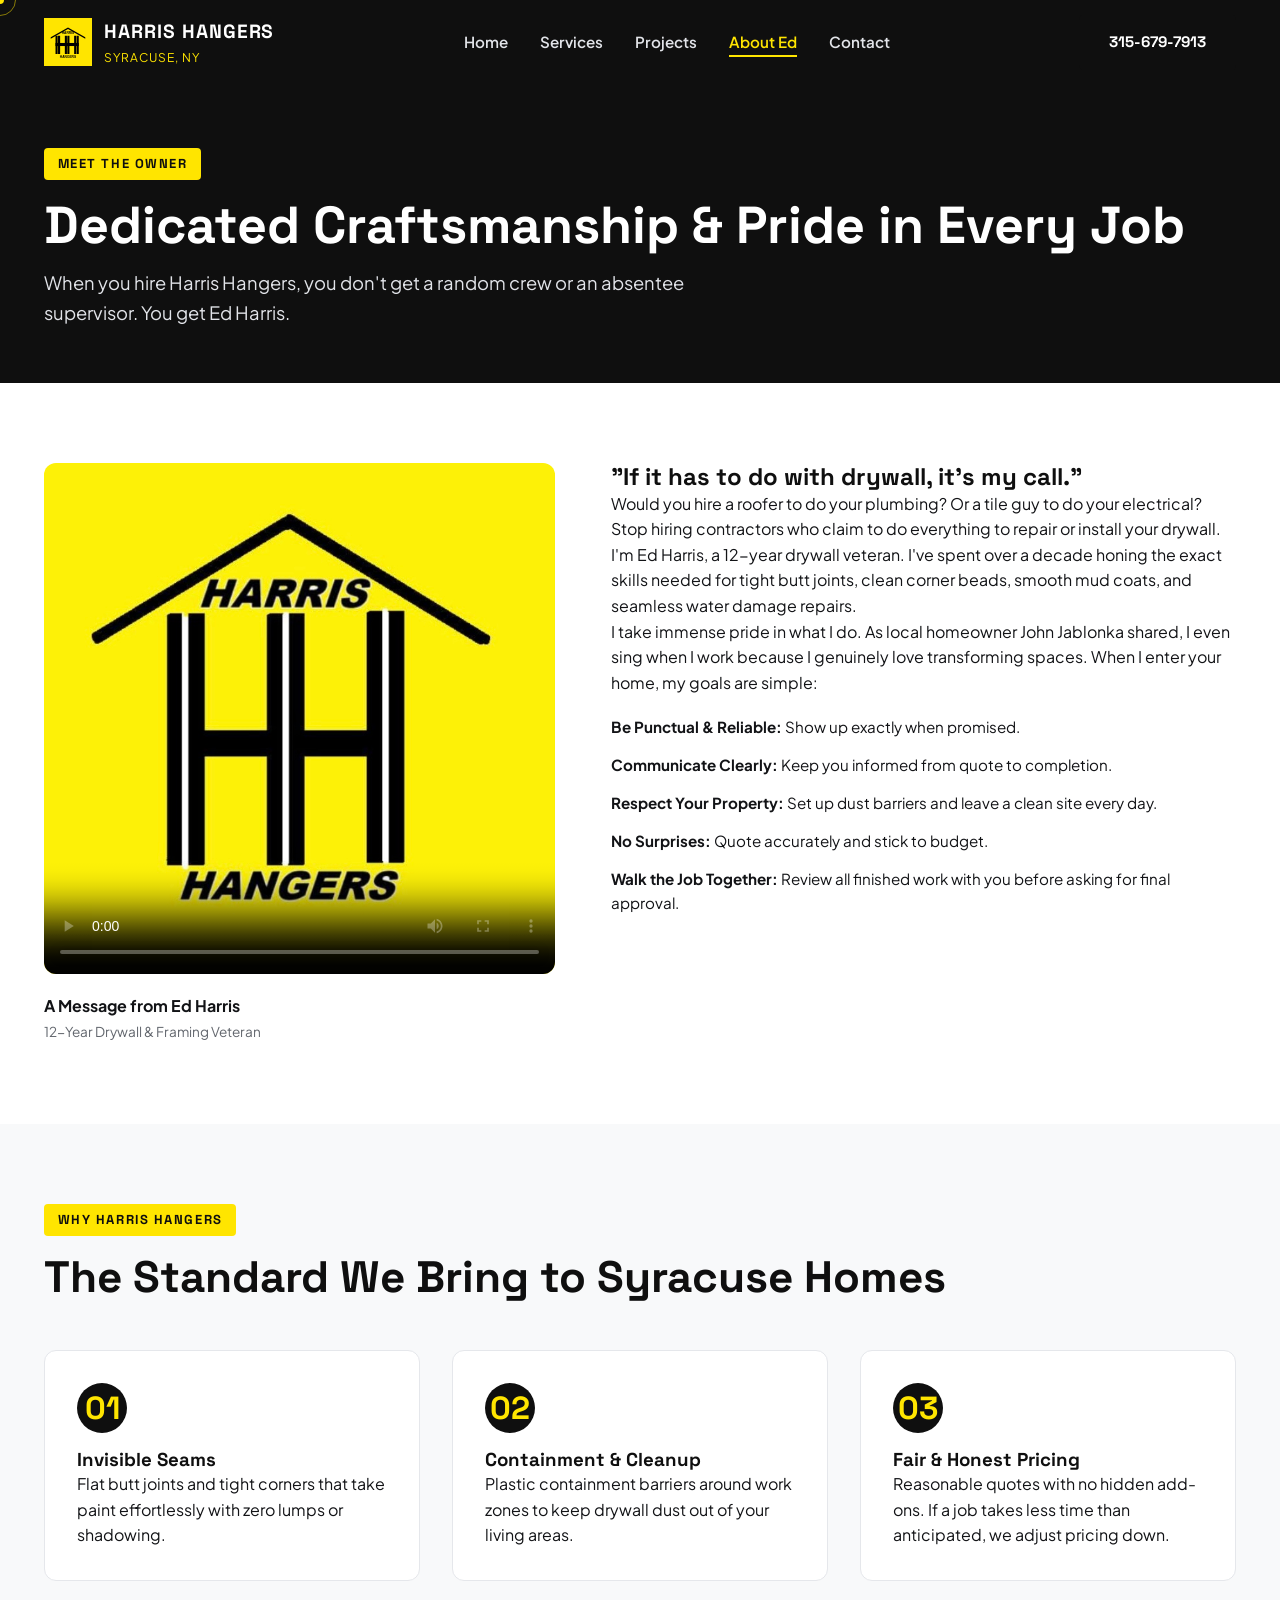
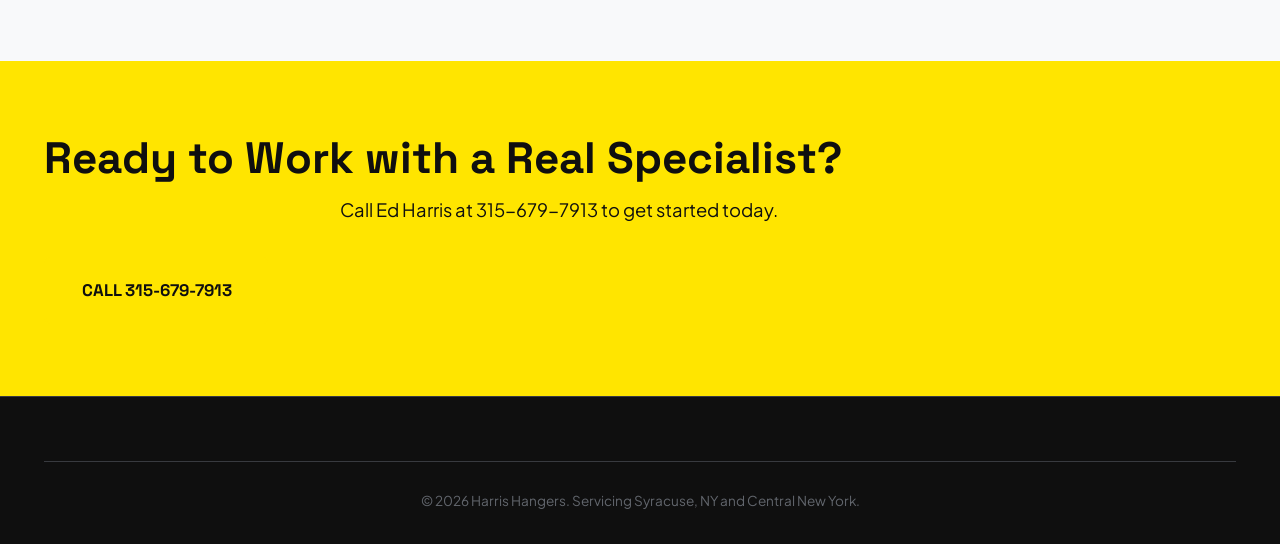
<file: about.html>
<!DOCTYPE html>
<html lang="en">
<head>
  <meta charset="UTF-8">
  <meta name="viewport" content="width=device-width, initial-scale=1.0">
  <title>About Ed Harris | Harris Hangers Syracuse Drywall Expert</title>
  <meta name="description" content="Meet Ed Harris, 12-year drywall veteran and owner of Harris Hangers. Reliable, punctual, clean, and dedicated to flawless interior craftsmanship in Syracuse, NY.">
  <link rel="preconnect" href="https://fonts.googleapis.com">
  <link rel="preconnect" href="https://fonts.gstatic.com" crossorigin>
  <link href="https://fonts.googleapis.com/css2?family=Plus+Jakarta+Sans:wght@400;500;600;700;800&family=Space+Grotesk:wght@600;700&display=swap" rel="stylesheet">
  <link rel="stylesheet" href="css/style.css">
  <link rel="stylesheet" href="css/responsive.css">
  <link rel="stylesheet" href="css/animations.css">
</head>
<body>
  <div class="custom-cursor" id="customCursor">
    <div class="cursor-dot"></div>
    <div class="cursor-ring"></div>
  </div>

  <header class="header" id="header">
    <div class="header-container">
      <a href="index.html" class="logo-link" aria-label="Harris Hangers Home">
        <svg class="brand-logo" viewBox="0 0 500 500" width="48" height="48" aria-hidden="true">
          <rect width="500" height="500" fill="#FFE500"/>
          <path d="M 250 100 L 430 200 L 430 215 L 250 115 L 70 215 L 70 200 Z" fill="#000000"/>
          <text x="250" y="165" font-family="Arial Black, sans-serif" font-weight="900" font-size="34" fill="#000000" text-anchor="middle">HARRIS</text>
          <g fill="#000000">
            <rect x="120" y="185" width="22" height="190"/>
            <rect x="146" y="185" width="22" height="190"/>
            <rect x="217" y="185" width="22" height="190"/>
            <rect x="243" y="185" width="22" height="190"/>
            <rect x="314" y="185" width="22" height="190"/>
            <rect x="340" y="185" width="22" height="190"/>
            <rect x="120" y="260" width="242" height="32"/>
          </g>
          <text x="250" y="415" font-family="Arial Black, sans-serif" font-weight="900" font-size="34" fill="#000000" text-anchor="middle">HANGERS</text>
        </svg>
        <div class="logo-text">
          <span class="logo-title">HARRIS HANGERS</span>
          <span class="logo-subtitle">Syracuse, NY</span>
        </div>
      </a>

      <nav class="nav-desktop" aria-label="Main Navigation">
        <ul class="nav-list">
          <li><a href="index.html" class="nav-link">Home</a></li>
          <li><a href="services.html" class="nav-link">Services</a></li>
          <li><a href="projects.html" class="nav-link">Projects</a></li>
          <li><a href="about.html" class="nav-link active">About Ed</a></li>
          <li><a href="contact.html" class="nav-link">Contact</a></li>
        </ul>
      </nav>

      <div class="header-cta-group">
        <a href="tel:+13156797913" class="btn btn-primary btn-call">
          <span>315-679-7913</span>
        </a>
      </div>
    </div>
  </header>

  <main id="mainContent">
    <section class="page-header">
      <div class="container">
        <span class="section-badge">MEET THE OWNER</span>
        <h1 class="page-title">Dedicated Craftsmanship &amp; Pride in Every Job</h1>
        <p class="page-description">
          When you hire Harris Hangers, you don't get a random crew or an absentee supervisor. You get Ed Harris.
        </p>
      </div>
    </section>

    <section class="section about-owner-section">
      <div class="container">
        <div class="about-grid">
          <div class="about-media">
            <video class="owner-video-player" controls poster="assets/images/logo.jpg">
              <source src="assets/video/owner-intro.mp4" type="video/mp4">
              Your browser does not support video tag.
            </video>
            <div class="video-caption">
              <strong>A Message from Ed Harris</strong>
              <span>12-Year Drywall &amp; Framing Veteran</span>
            </div>
          </div>

          <div class="about-text">
            <h2>"If it has to do with drywall, it's my call."</h2>
            <p>
              Would you hire a roofer to do your plumbing? Or a tile guy to do your electrical? Stop hiring contractors who claim to do everything to repair or install your drywall.
            </p>
            <p>
              I'm Ed Harris, a 12-year drywall veteran. I've spent over a decade honing the exact skills needed for tight butt joints, clean corner beads, smooth mud coats, and seamless water damage repairs.
            </p>
            <p>
              I take immense pride in what I do. As local homeowner John Jablonka shared, I even sing when I work because I genuinely love transforming spaces. When I enter your home, my goals are simple:
            </p>
            <ul class="value-list">
              <li><strong>Be Punctual &amp; Reliable:</strong> Show up exactly when promised.</li>
              <li><strong>Communicate Clearly:</strong> Keep you informed from quote to completion.</li>
              <li><strong>Respect Your Property:</strong> Set up dust barriers and leave a clean site every day.</li>
              <li><strong>No Surprises:</strong> Quote accurately and stick to budget.</li>
              <li><strong>Walk the Job Together:</strong> Review all finished work with you before asking for final approval.</li>
            </ul>
          </div>
        </div>
      </div>
    </section>

    <section class="section why-choose-section bg-alt">
      <div class="container">
        <div class="section-header text-center">
          <span class="section-badge">WHY HARRIS HANGERS</span>
          <h2 class="section-title">The Standard We Bring to Syracuse Homes</h2>
        </div>

        <div class="pillars-grid">
          <div class="pillar-card">
            <div class="pillar-icon">01</div>
            <h3>Invisible Seams</h3>
            <p>Flat butt joints and tight corners that take paint effortlessly with zero lumps or shadowing.</p>
          </div>

          <div class="pillar-card">
            <div class="pillar-icon">02</div>
            <h3>Containment &amp; Cleanup</h3>
            <p>Plastic containment barriers around work zones to keep drywall dust out of your living areas.</p>
          </div>

          <div class="pillar-card">
            <div class="pillar-icon">03</div>
            <h3>Fair &amp; Honest Pricing</h3>
            <p>Reasonable quotes with no hidden add-ons. If a job takes less time than anticipated, we adjust pricing down.</p>
          </div>
        </div>
      </div>
    </section>

    <section class="section cta-banner">
      <div class="container text-center">
        <h2 class="cta-banner-title">Ready to Work with a Real Specialist?</h2>
        <p class="cta-banner-subtitle">Call Ed Harris at 315-679-7913 to get started today.</p>
        <a href="tel:+13156797913" class="btn btn-accent btn-large">CALL 315-679-7913</a>
      </div>
    </section>
  </main>

  <footer class="footer">
    <div class="container">
      <div class="footer-bottom">
        <p>&copy; 2026 Harris Hangers. Servicing Syracuse, NY and Central New York.</p>
      </div>
    </div>
  </footer>

  <script src="js/main.js"></script>
  <script src="js/navigation.js"></script>
</body>
</html>
</file>
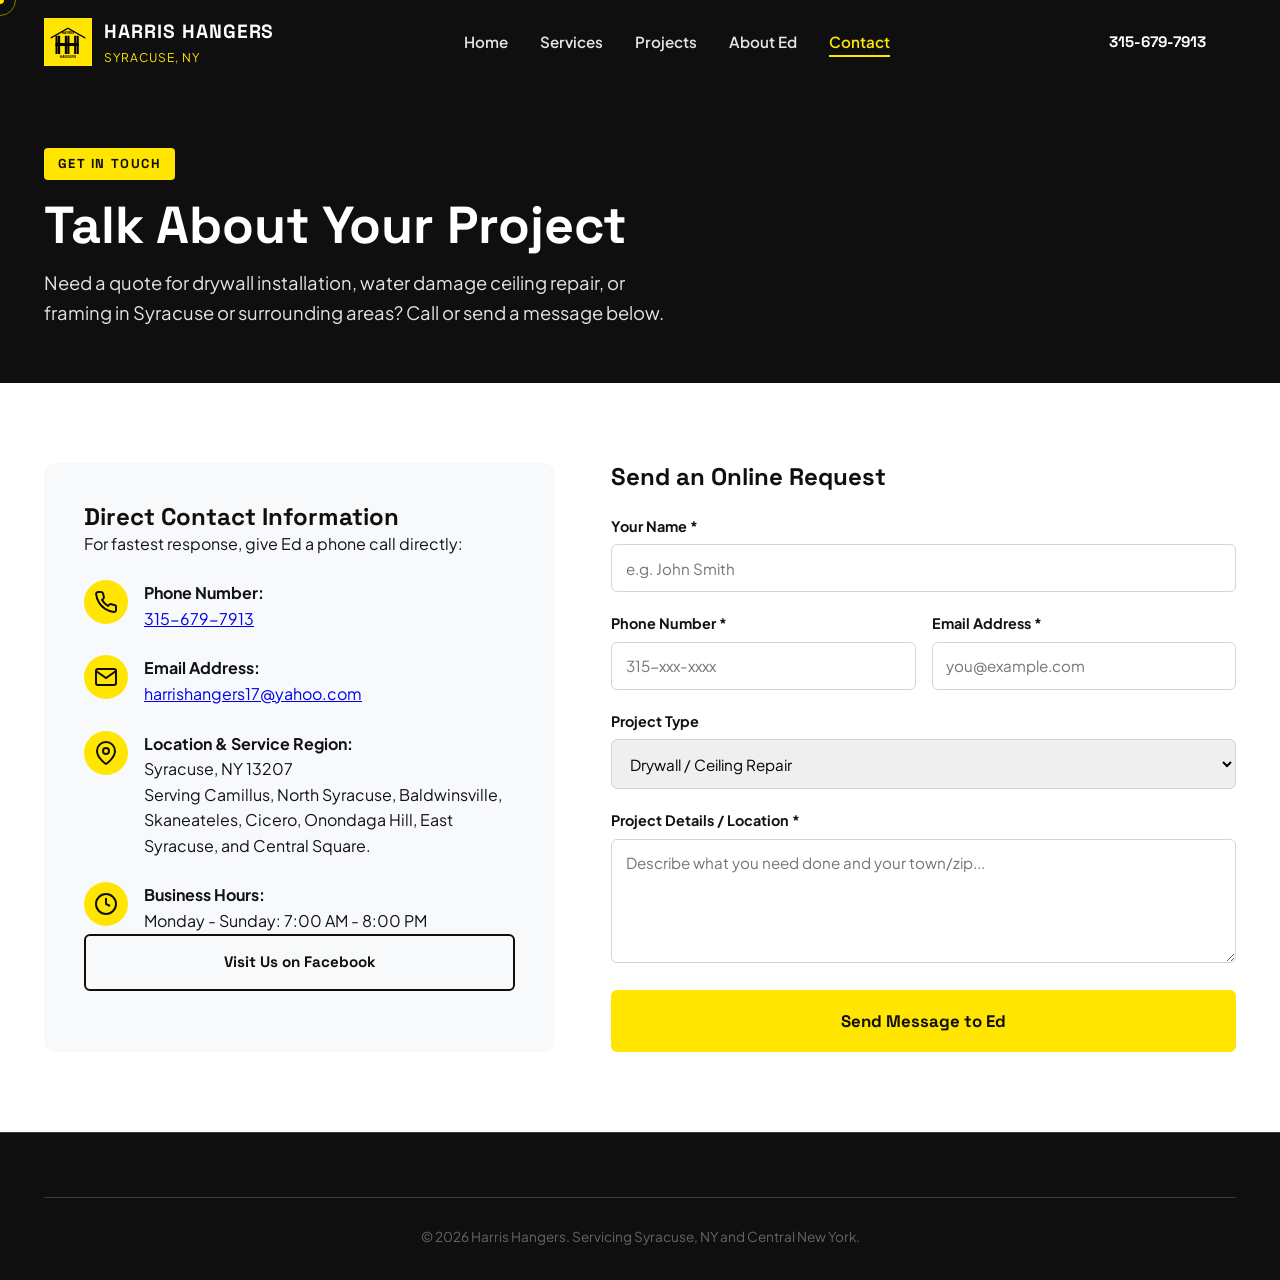
<file: contact.html>
<!DOCTYPE html>
<html lang="en">
<head>
  <meta charset="UTF-8">
  <meta name="viewport" content="width=device-width, initial-scale=1.0">
  <title>Contact Harris Hangers | Call 315-679-7913</title>
  <meta name="description" content="Contact Ed Harris at Harris Hangers for drywall, framing, and remodeling estimates in Syracuse, NY. Call 315-679-7913 or send an online request.">
  <link rel="preconnect" href="https://fonts.googleapis.com">
  <link rel="preconnect" href="https://fonts.gstatic.com" crossorigin>
  <link href="https://fonts.googleapis.com/css2?family=Plus+Jakarta+Sans:wght@400;500;600;700;800&family=Space+Grotesk:wght@600;700&display=swap" rel="stylesheet">
  <link rel="stylesheet" href="css/style.css">
  <link rel="stylesheet" href="css/responsive.css">
  <link rel="stylesheet" href="css/animations.css">
</head>
<body>
  <div class="custom-cursor" id="customCursor">
    <div class="cursor-dot"></div>
    <div class="cursor-ring"></div>
  </div>

  <header class="header" id="header">
    <div class="header-container">
      <a href="index.html" class="logo-link" aria-label="Harris Hangers Home">
        <svg class="brand-logo" viewBox="0 0 500 500" width="48" height="48" aria-hidden="true">
          <rect width="500" height="500" fill="#FFE500"/>
          <path d="M 250 100 L 430 200 L 430 215 L 250 115 L 70 215 L 70 200 Z" fill="#000000"/>
          <text x="250" y="165" font-family="Arial Black, sans-serif" font-weight="900" font-size="34" fill="#000000" text-anchor="middle">HARRIS</text>
          <g fill="#000000">
            <rect x="120" y="185" width="22" height="190"/>
            <rect x="146" y="185" width="22" height="190"/>
            <rect x="217" y="185" width="22" height="190"/>
            <rect x="243" y="185" width="22" height="190"/>
            <rect x="314" y="185" width="22" height="190"/>
            <rect x="340" y="185" width="22" height="190"/>
            <rect x="120" y="260" width="242" height="32"/>
          </g>
          <text x="250" y="415" font-family="Arial Black, sans-serif" font-weight="900" font-size="34" fill="#000000" text-anchor="middle">HANGERS</text>
        </svg>
        <div class="logo-text">
          <span class="logo-title">HARRIS HANGERS</span>
          <span class="logo-subtitle">Syracuse, NY</span>
        </div>
      </a>

      <nav class="nav-desktop" aria-label="Main Navigation">
        <ul class="nav-list">
          <li><a href="index.html" class="nav-link">Home</a></li>
          <li><a href="services.html" class="nav-link">Services</a></li>
          <li><a href="projects.html" class="nav-link">Projects</a></li>
          <li><a href="about.html" class="nav-link">About Ed</a></li>
          <li><a href="contact.html" class="nav-link active">Contact</a></li>
        </ul>
      </nav>

      <div class="header-cta-group">
        <a href="tel:+13156797913" class="btn btn-primary btn-call">
          <span>315-679-7913</span>
        </a>
      </div>
    </div>
  </header>

  <main id="mainContent">
    <section class="page-header">
      <div class="container">
        <span class="section-badge">GET IN TOUCH</span>
        <h1 class="page-title">Talk About Your Project</h1>
        <p class="page-description">
          Need a quote for drywall installation, water damage ceiling repair, or framing in Syracuse or surrounding areas? Call or send a message below.
        </p>
      </div>
    </section>

    <section class="section contact-section">
      <div class="container">
        <div class="contact-grid">
          <div class="contact-info-card">
            <h2>Direct Contact Information</h2>
            <p>For fastest response, give Ed a phone call directly:</p>

            <div class="info-item">
              <div class="info-icon">
                <svg width="24" height="24" viewBox="0 0 24 24" fill="none" stroke="currentColor" stroke-width="2"><path d="M22 16.92v3a2 2 0 0 1-2.18 2 19.79 19.79 0 0 1-8.63-3.07 19.5 19.5 0 0 1-6-6 19.79 19.79 0 0 1-3.07-8.67A2 2 0 0 1 4.11 2h3a2 2 0 0 1 2 1.72 12.84 12.84 0 0 0 .7 2.81 2 2 0 0 1-.45 2.11L8.09 9.91a16 16 0 0 0 6 6l1.27-1.27a2 2 0 0 1 2.11-.45 12.84 12.84 0 0 0 2.81.7A2 2 0 0 1 22 16.92z"></path></svg>
              </div>
              <div>
                <strong>Phone Number:</strong>
                <p><a href="tel:+13156797913" class="contact-link-highlight">315-679-7913</a></p>
              </div>
            </div>

            <div class="info-item">
              <div class="info-icon">
                <svg width="24" height="24" viewBox="0 0 24 24" fill="none" stroke="currentColor" stroke-width="2"><path d="M4 4h16c1.1 0 2 .9 2 2v12c0 1.1-.9 2-2 2H4c-1.1 0-2-.9-2-2V6c0-1.1.9-2 2-2z"></path><polyline points="22,6 12,13 2,6"></polyline></svg>
              </div>
              <div>
                <strong>Email Address:</strong>
                <p><a href="mailto:harrishangers17@yahoo.com">harrishangers17@yahoo.com</a></p>
              </div>
            </div>

            <div class="info-item">
              <div class="info-icon">
                <svg width="24" height="24" viewBox="0 0 24 24" fill="none" stroke="currentColor" stroke-width="2"><path d="M21 10c0 7-9 13-9 13s-9-6-9-13a9 9 0 0 1 18 0z"></path><circle cx="12" cy="10" r="3"></circle></svg>
              </div>
              <div>
                <strong>Location &amp; Service Region:</strong>
                <p>Syracuse, NY 13207</p>
                <p class="sub-text">Serving Camillus, North Syracuse, Baldwinsville, Skaneateles, Cicero, Onondaga Hill, East Syracuse, and Central Square.</p>
              </div>
            </div>

            <div class="info-item">
              <div class="info-icon">
                <svg width="24" height="24" viewBox="0 0 24 24" fill="none" stroke="currentColor" stroke-width="2"><circle cx="12" cy="12" r="10"></circle><polyline points="12 6 12 12 16 14"></polyline></svg>
              </div>
              <div>
                <strong>Business Hours:</strong>
                <p>Monday - Sunday: 7:00 AM - 8:00 PM</p>
              </div>
            </div>

            <div class="facebook-box">
              <a href="https://www.facebook.com/share/1EgX6A1dfe/?mibextid=wwXIfr" target="_blank" rel="noopener noreferrer" class="btn btn-outline btn-block">
                <span>Visit Us on Facebook</span>
              </a>
            </div>
          </div>

          <div class="contact-form-wrapper">
            <h2>Send an Online Request</h2>
            <form id="contactForm" class="contact-form" novalidate>
              <div class="form-group honeypot-field" style="display:none;">
                <label for="website">Leave blank</label>
                <input type="text" id="website" name="website" tabindex="-1" autocomplete="off">
              </div>

              <div class="form-group">
                <label for="fullName">Your Name *</label>
                <input type="text" id="fullName" name="fullName" required placeholder="e.g. John Smith">
                <span class="error-msg" id="nameError">Please enter your name.</span>
              </div>

              <div class="form-row">
                <div class="form-group">
                  <label for="phone">Phone Number *</label>
                  <input type="tel" id="phone" name="phone" required placeholder="315-xxx-xxxx">
                  <span class="error-msg" id="phoneError">Please enter a valid phone number.</span>
                </div>

                <div class="form-group">
                  <label for="email">Email Address *</label>
                  <input type="email" id="email" name="email" required placeholder="you@example.com">
                  <span class="error-msg" id="emailError">Please enter a valid email address.</span>
                </div>
              </div>

              <div class="form-group">
                <label for="projectType">Project Type</label>
                <select id="projectType" name="projectType">
                  <option value="Drywall Repair">Drywall / Ceiling Repair</option>
                  <option value="Drywall Installation">Drywall Installation &amp; Taping</option>
                  <option value="Framing">Wood / Metal Framing</option>
                  <option value="Basement Remodel">Basement Finishing</option>
                  <option value="Attic Remodel">Attic Transformation</option>
                  <option value="Commercial">Commercial Job</option>
                  <option value="Other">Other Interior Project</option>
                </select>
              </div>

              <div class="form-group">
                <label for="message">Project Details / Location *</label>
                <textarea id="message" name="message" rows="5" required placeholder="Describe what you need done and your town/zip..."></textarea>
                <span class="error-msg" id="messageError">Please describe your project.</span>
              </div>

              <button type="submit" class="btn btn-accent btn-large btn-block" id="submitBtn">
                <span>Send Message to Ed</span>
              </button>

              <div id="formResponse" class="form-response-alert" aria-live="polite"></div>
            </form>
          </div>
        </div>
      </div>
    </section>
  </main>

  <footer class="footer">
    <div class="container">
      <div class="footer-bottom">
        <p>&copy; 2026 Harris Hangers. Servicing Syracuse, NY and Central New York.</p>
      </div>
    </div>
  </footer>

  <script src="js/main.js"></script>
  <script src="js/navigation.js"></script>
  <script src="js/contact.js"></script>
</body>
</html>
</file>
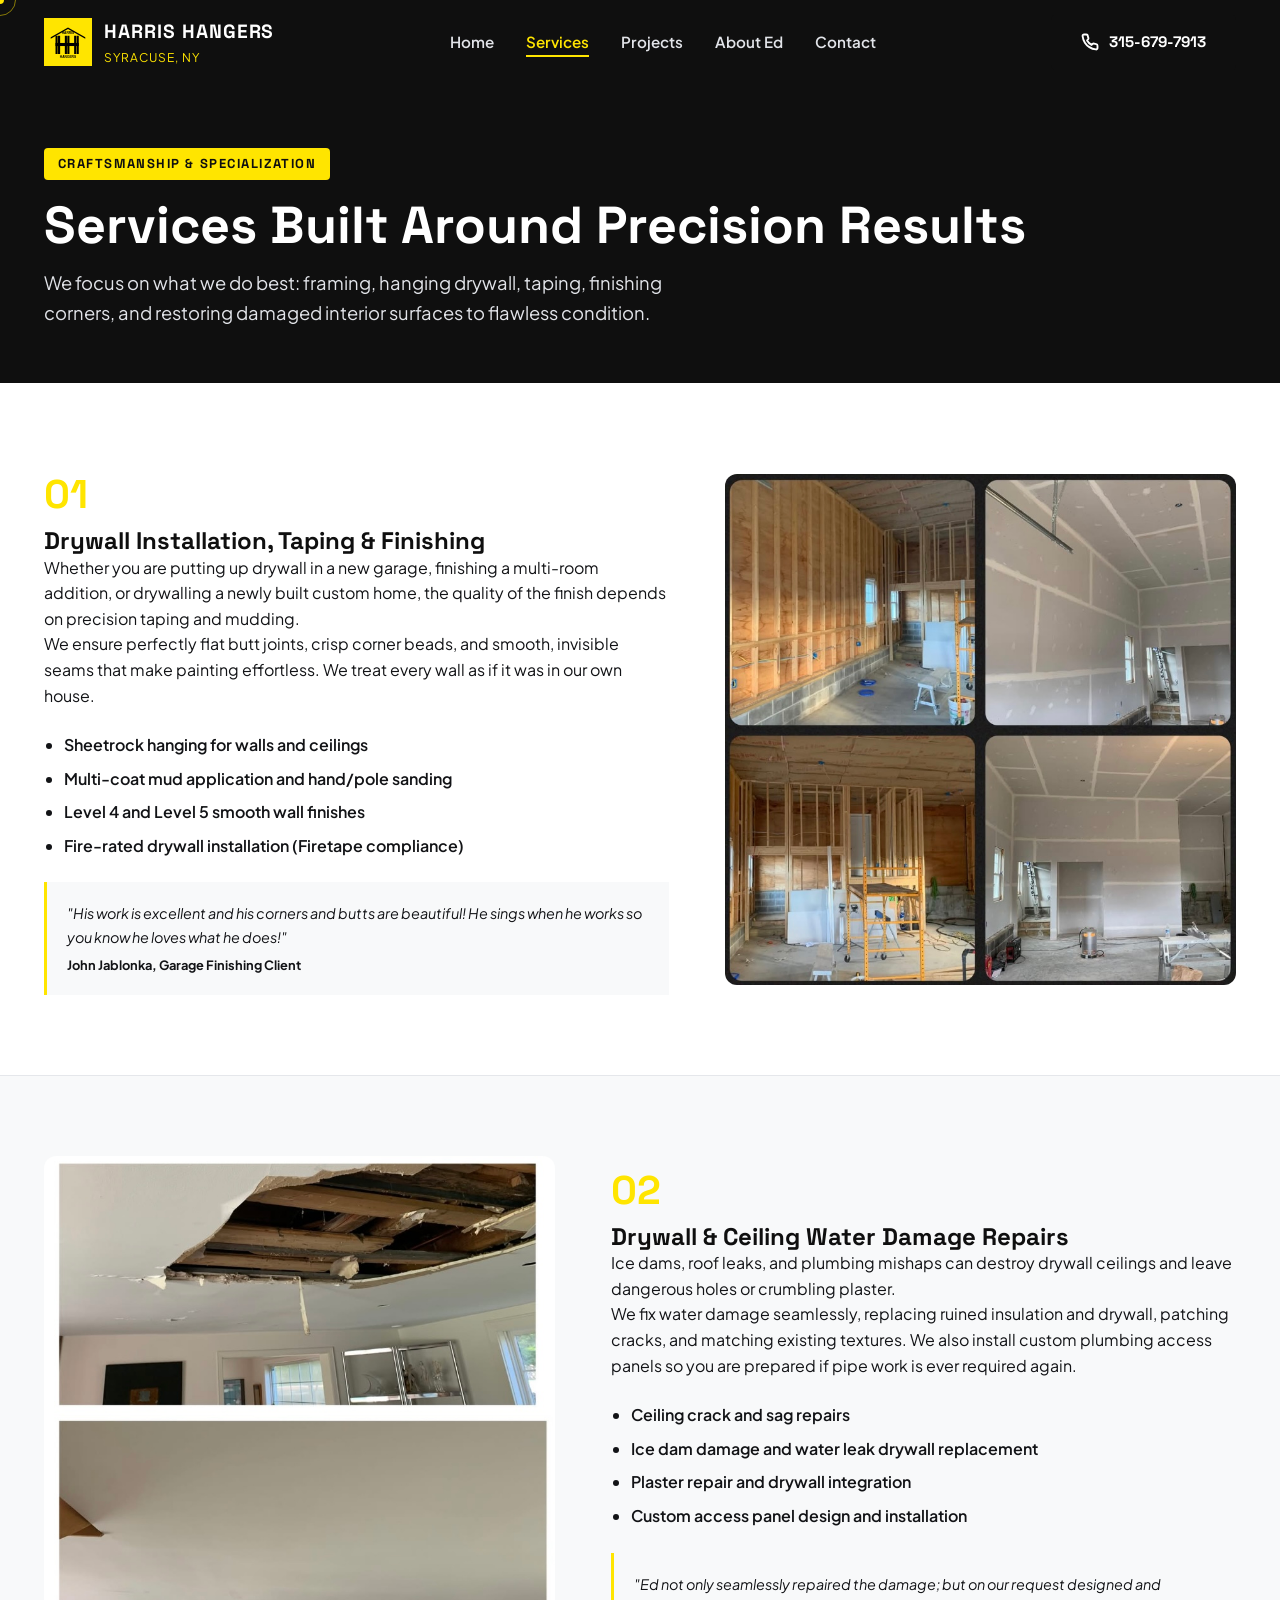
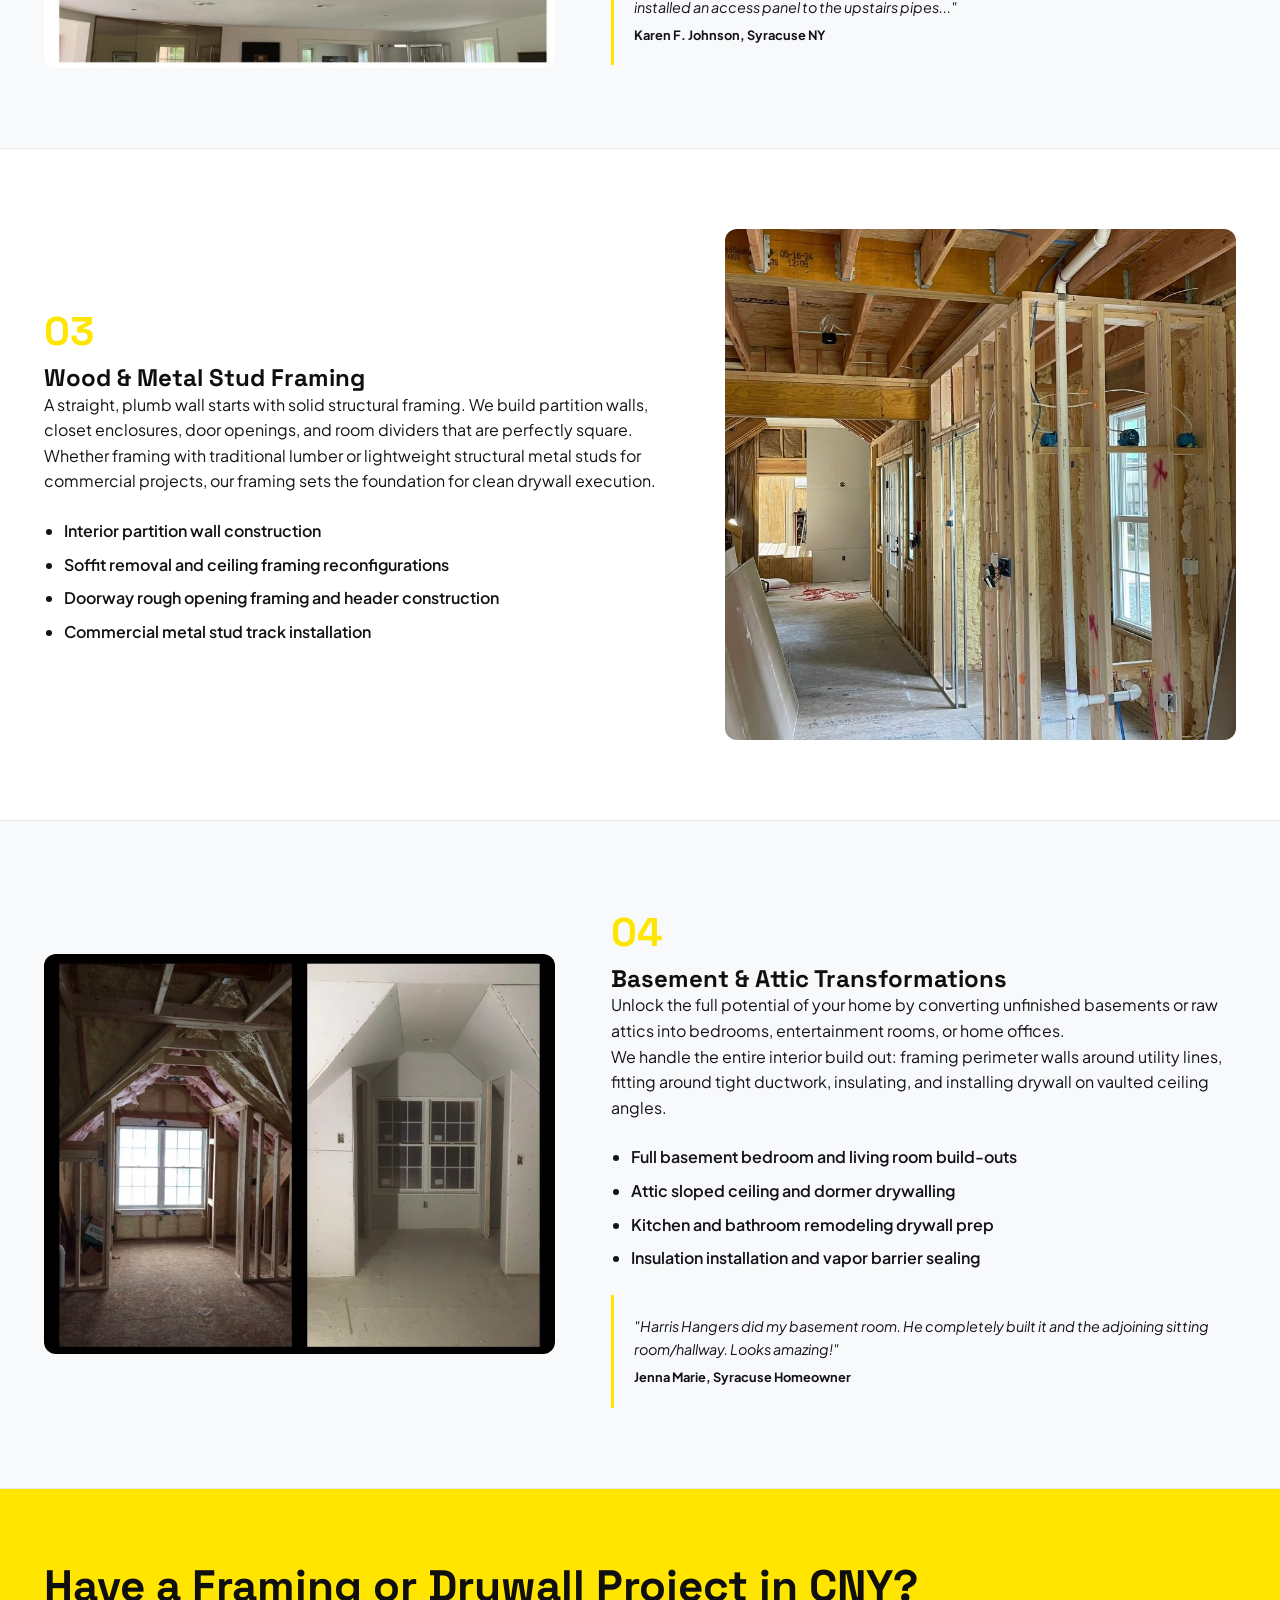
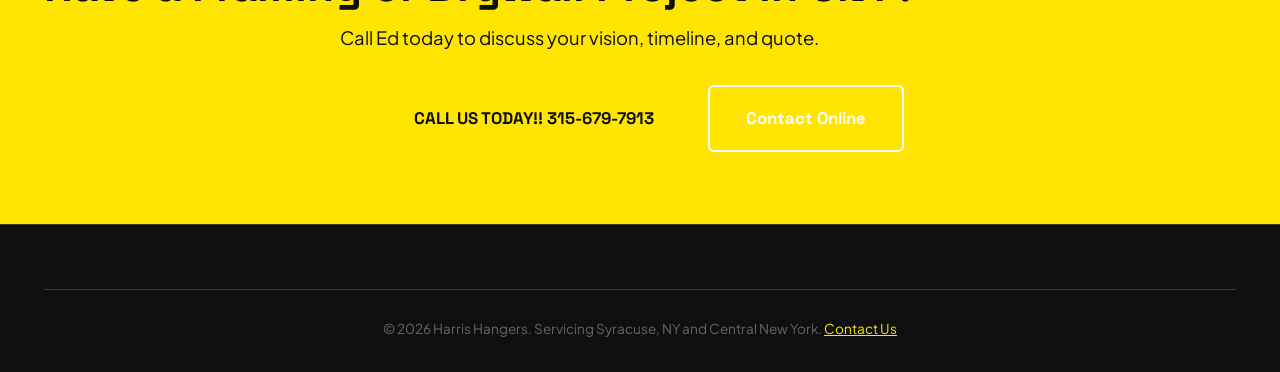
<file: services.html>
<!DOCTYPE html>
<html lang="en">
<head>
  <meta charset="UTF-8">
  <meta name="viewport" content="width=device-width, initial-scale=1.0">
  <title>Services | Harris Hangers Drywall, Framing &amp; Remodeling</title>
  <meta name="description" content="Professional drywall hanging, taping, mudding, ceiling repairs, wood/metal framing, and basement remodeling in Syracuse, NY. Call 315-679-7913.">
  <link rel="preconnect" href="https://fonts.googleapis.com">
  <link rel="preconnect" href="https://fonts.gstatic.com" crossorigin>
  <link href="https://fonts.googleapis.com/css2?family=Plus+Jakarta+Sans:wght@400;500;600;700;800&family=Space+Grotesk:wght@600;700&display=swap" rel="stylesheet">
  <link rel="stylesheet" href="css/style.css">
  <link rel="stylesheet" href="css/responsive.css">
  <link rel="stylesheet" href="css/animations.css">
</head>
<body>
  <div class="custom-cursor" id="customCursor">
    <div class="cursor-dot"></div>
    <div class="cursor-ring"></div>
  </div>

  <header class="header" id="header">
    <div class="header-container">
      <a href="index.html" class="logo-link" aria-label="Harris Hangers Home">
        <svg class="brand-logo" viewBox="0 0 500 500" width="48" height="48" aria-hidden="true">
          <rect width="500" height="500" fill="#FFE500"/>
          <path d="M 250 100 L 430 200 L 430 215 L 250 115 L 70 215 L 70 200 Z" fill="#000000"/>
          <text x="250" y="165" font-family="Arial Black, sans-serif" font-weight="900" font-size="34" fill="#000000" text-anchor="middle">HARRIS</text>
          <g fill="#000000">
            <rect x="120" y="185" width="22" height="190"/>
            <rect x="146" y="185" width="22" height="190"/>
            <rect x="217" y="185" width="22" height="190"/>
            <rect x="243" y="185" width="22" height="190"/>
            <rect x="314" y="185" width="22" height="190"/>
            <rect x="340" y="185" width="22" height="190"/>
            <rect x="120" y="260" width="242" height="32"/>
          </g>
          <text x="250" y="415" font-family="Arial Black, sans-serif" font-weight="900" font-size="34" fill="#000000" text-anchor="middle">HANGERS</text>
        </svg>
        <div class="logo-text">
          <span class="logo-title">HARRIS HANGERS</span>
          <span class="logo-subtitle">Syracuse, NY</span>
        </div>
      </a>

      <nav class="nav-desktop" aria-label="Main Navigation">
        <ul class="nav-list">
          <li><a href="index.html" class="nav-link">Home</a></li>
          <li><a href="services.html" class="nav-link active">Services</a></li>
          <li><a href="projects.html" class="nav-link">Projects</a></li>
          <li><a href="about.html" class="nav-link">About Ed</a></li>
          <li><a href="contact.html" class="nav-link">Contact</a></li>
        </ul>
      </nav>

      <div class="header-cta-group">
        <a href="tel:+13156797913" class="btn btn-primary btn-call">
          <svg class="icon-phone" width="18" height="18" viewBox="0 0 24 24" fill="none" stroke="currentColor" stroke-width="2.5" stroke-linecap="round" stroke-linejoin="round" aria-hidden="true"><path d="M22 16.92v3a2 2 0 0 1-2.18 2 19.79 19.79 0 0 1-8.63-3.07 19.5 19.5 0 0 1-6-6 19.79 19.79 0 0 1-3.07-8.67A2 2 0 0 1 4.11 2h3a2 2 0 0 1 2 1.72 12.84 12.84 0 0 0 .7 2.81 2 2 0 0 1-.45 2.11L8.09 9.91a16 16 0 0 0 6 6l1.27-1.27a2 2 0 0 1 2.11-.45 12.84 12.84 0 0 0 2.81.7A2 2 0 0 1 22 16.92z"></path></svg>
          <span>315-679-7913</span>
        </a>
        <button class="menu-toggle" id="menuToggle" aria-label="Toggle Mobile Menu" aria-expanded="false" aria-controls="mobileMenu">
          <span class="hamburger-line"></span>
          <span class="hamburger-line"></span>
          <span class="hamburger-line"></span>
        </button>
      </div>
    </div>

    <div class="mobile-menu" id="mobileMenu" aria-hidden="true">
      <nav class="mobile-nav" aria-label="Mobile Navigation">
        <ul class="mobile-nav-list">
          <li><a href="index.html" class="mobile-nav-link">Home</a></li>
          <li><a href="services.html" class="mobile-nav-link active">Services</a></li>
          <li><a href="projects.html" class="mobile-nav-link">Projects</a></li>
          <li><a href="about.html" class="mobile-nav-link">About Ed</a></li>
          <li><a href="contact.html" class="mobile-nav-link">Contact</a></li>
        </ul>
      </nav>
    </div>
  </header>

  <main id="mainContent">
    <section class="page-header">
      <div class="container">
        <span class="section-badge">CRAFTSMANSHIP &amp; SPECIALIZATION</span>
        <h1 class="page-title">Services Built Around Precision Results</h1>
        <p class="page-description">
          We focus on what we do best: framing, hanging drywall, taping, finishing corners, and restoring damaged interior surfaces to flawless condition.
        </p>
      </div>
    </section>

    <section class="section service-detail-block" id="drywall">
      <div class="container">
        <div class="detail-grid">
          <div class="detail-content">
            <span class="service-number">01</span>
            <h2>Drywall Installation, Taping &amp; Finishing</h2>
            <p class="lead-p">
              Whether you are putting up drywall in a new garage, finishing a multi-room addition, or drywalling a newly built custom home, the quality of the finish depends on precision taping and mudding.
            </p>
            <p>
              We ensure perfectly flat butt joints, crisp corner beads, and smooth, invisible seams that make painting effortless. We treat every wall as if it was in our own house.
            </p>
            <ul class="detail-bullets">
              <li>Sheetrock hanging for walls and ceilings</li>
              <li>Multi-coat mud application and hand/pole sanding</li>
              <li>Level 4 and Level 5 smooth wall finishes</li>
              <li>Fire-rated drywall installation (Firetape compliance)</li>
            </ul>
            <div class="contextual-testimonial">
              <p class="review-snippet">"His work is excellent and his corners and butts are beautiful! He sings when he works so you know he loves what he does!"</p>
              <span class="reviewer">John Jablonka, Garage Finishing Client</span>
            </div>
          </div>
          <div class="detail-image">
            <img src="assets/images/sheetrock-and-firetape-split.jpg" alt="Drywall Hanging and Firetape Finishing in Garage Space" class="img-responsive rounded-card">
          </div>
        </div>
      </div>
    </section>

    <section class="section service-detail-block bg-alt" id="repairs">
      <div class="container">
        <div class="detail-grid reverse">
          <div class="detail-content">
            <span class="service-number">02</span>
            <h2>Drywall &amp; Ceiling Water Damage Repairs</h2>
            <p class="lead-p">
              Ice dams, roof leaks, and plumbing mishaps can destroy drywall ceilings and leave dangerous holes or crumbling plaster.
            </p>
            <p>
              We fix water damage seamlessly, replacing ruined insulation and drywall, patching cracks, and matching existing textures. We also install custom plumbing access panels so you are prepared if pipe work is ever required again.
            </p>
            <ul class="detail-bullets">
              <li>Ceiling crack and sag repairs</li>
              <li>Ice dam damage and water leak drywall replacement</li>
              <li>Plaster repair and drywall integration</li>
              <li>Custom access panel design and installation</li>
            </ul>
            <div class="contextual-testimonial">
              <p class="review-snippet">"Ed not only seamlessly repaired the damage; but on our request designed and installed an access panel to the upstairs pipes..."</p>
              <span class="reviewer">Karen F. Johnson, Syracuse NY</span>
            </div>
          </div>
          <div class="detail-image">
            <img src="assets/images/IMG_1733.jpg" alt="Water Damage Ceiling Repair Before and After" class="img-responsive rounded-card">
          </div>
        </div>
      </div>
    </section>

    <section class="section service-detail-block" id="framing">
      <div class="container">
        <div class="detail-grid">
          <div class="detail-content">
            <span class="service-number">03</span>
            <h2>Wood &amp; Metal Stud Framing</h2>
            <p class="lead-p">
              A straight, plumb wall starts with solid structural framing. We build partition walls, closet enclosures, door openings, and room dividers that are perfectly square.
            </p>
            <p>
              Whether framing with traditional lumber or lightweight structural metal studs for commercial projects, our framing sets the foundation for clean drywall execution.
            </p>
            <ul class="detail-bullets">
              <li>Interior partition wall construction</li>
              <li>Soffit removal and ceiling framing reconfigurations</li>
              <li>Doorway rough opening framing and header construction</li>
              <li>Commercial metal stud track installation</li>
            </ul>
          </div>
          <div class="detail-image">
            <img src="assets/images/IMG_1722.jpg" alt="Interior Wood Stud Framing under Construction" class="img-responsive rounded-card">
          </div>
        </div>
      </div>
    </section>

    <section class="section service-detail-block bg-alt" id="remodeling">
      <div class="container">
        <div class="detail-grid reverse">
          <div class="detail-content">
            <span class="service-number">04</span>
            <h2>Basement &amp; Attic Transformations</h2>
            <p class="lead-p">
              Unlock the full potential of your home by converting unfinished basements or raw attics into bedrooms, entertainment rooms, or home offices.
            </p>
            <p>
              We handle the entire interior build out: framing perimeter walls around utility lines, fitting around tight ductwork, insulating, and installing drywall on vaulted ceiling angles.
            </p>
            <ul class="detail-bullets">
              <li>Full basement bedroom and living room build-outs</li>
              <li>Attic sloped ceiling and dormer drywalling</li>
              <li>Kitchen and bathroom remodeling drywall prep</li>
              <li>Insulation installation and vapor barrier sealing</li>
            </ul>
            <div class="contextual-testimonial">
              <p class="review-snippet">"Harris Hangers did my basement room. He completely built it and the adjoining sitting room/hallway. Looks amazing!"</p>
              <span class="reviewer">Jenna Marie, Syracuse Homeowner</span>
            </div>
          </div>
          <div class="detail-image">
            <img src="assets/images/before-after-split.jpg" alt="Attic Framing and Drywall Transformation" class="img-responsive rounded-card">
          </div>
        </div>
      </div>
    </section>

    <section class="section cta-banner">
      <div class="container text-center">
        <h2 class="cta-banner-title">Have a Framing or Drywall Project in CNY?</h2>
        <p class="cta-banner-subtitle">Call Ed today to discuss your vision, timeline, and quote.</p>
        <div class="cta-banner-buttons">
          <a href="tel:+13156797913" class="btn btn-accent btn-large">CALL US TODAY!! 315-679-7913</a>
          <a href="contact.html" class="btn btn-outline-light btn-large">Contact Online</a>
        </div>
      </div>
    </section>
  </main>

  <footer class="footer">
    <div class="container">
      <div class="footer-bottom">
        <p>&copy; 2026 Harris Hangers. Servicing Syracuse, NY and Central New York. <a href="contact.html" style="color: #FFE500;">Contact Us</a></p>
      </div>
    </div>
  </footer>

  <div class="sticky-mobile-bar">
    <a href="tel:+13156797913" class="btn btn-accent btn-block">
      <span>CALL US TODAY!! 315-679-7913</span>
    </a>
  </div>

  <script src="js/main.js"></script>
  <script src="js/navigation.js"></script>
</body>
</html>
</file>
<file: css/style.css>
:root {
  --color-primary-yellow: #FFE500;
  --color-black: #0F0F0F;
  --color-charcoal: #1C1D1F;
  --color-surface-dark: #26272B;
  --color-border: #383A3F;
  --color-light-bg: #F8F9FA;
  --color-white: #FFFFFF;
  --color-text-dark: #121316;
  --color-text-muted: #62666D;
  --color-text-light: #E2E4E9;
  
  --font-heading: 'Space Grotesk', -apple-system, sans-serif;
  --font-body: 'Plus Jakarta Sans', -apple-system, sans-serif;
  
  --transition-fast: 0.2s cubic-bezier(0.16, 1, 0.3, 1);
  --transition-normal: 0.35s cubic-bezier(0.16, 1, 0.3, 1);
  --radius-sm: 6px;
  --radius-md: 12px;
  --radius-lg: 20px;
}

*, *::before, *::after {
  box-sizing: border-box;
  margin: 0;
  padding: 0;
}

html {
  scroll-behavior: smooth;
  font-size: 16px;
}

body {
  font-family: var(--font-body);
  background-color: var(--color-white);
  color: var(--color-text-dark);
  line-height: 1.6;
  -webkit-font-smoothing: antialiased;
  overflow-x: hidden;
}

.container {
  width: 100%;
  max-width: 1240px;
  margin: 0 auto;
  padding: 0 1.5rem;
}

/* Custom Cursor */
.custom-cursor {
  position: fixed;
  top: 0;
  left: 0;
  pointer-events: none;
  z-index: 9999;
  display: none;
}
@media (pointer: fine) {
  .custom-cursor { display: block; }
  .cursor-dot {
    width: 8px;
    height: 8px;
    background: var(--color-primary-yellow);
    border-radius: 50%;
    position: absolute;
    transform: translate(-50%, -50%);
  }
  .cursor-ring {
    width: 32px;
    height: 32px;
    border: 1.5px solid rgba(255, 229, 0, 0.5);
    border-radius: 50%;
    position: absolute;
    transform: translate(-50%, -50%);
    transition: width 0.2s, height 0.2s;
  }
}

/* Typography Elements */
h1, h2, h3, h4, h5, h6 {
  font-family: var(--font-heading);
  color: var(--color-black);
  line-height: 1.15;
  font-weight: 700;
}

.section-badge {
  display: inline-block;
  font-family: var(--font-heading);
  font-size: 0.8125rem;
  font-weight: 700;
  letter-spacing: 0.12em;
  text-transform: uppercase;
  color: var(--color-black);
  background-color: var(--color-primary-yellow);
  padding: 0.35rem 0.85rem;
  border-radius: 4px;
  margin-bottom: 1rem;
}

.section-title {
  font-size: clamp(2rem, 4vw, 2.75rem);
  margin-bottom: 1rem;
}

.section-subtitle {
  font-size: 1.125rem;
  color: var(--color-text-muted);
  max-width: 650px;
  margin: 0 auto;
}

/* Buttons */
.btn {
  display: inline-flex;
  align-items: center;
  justify-content: center;
  gap: 0.6rem;
  font-family: var(--font-heading);
  font-weight: 700;
  font-size: 0.95rem;
  padding: 0.9rem 1.75rem;
  border-radius: var(--radius-sm);
  text-decoration: none;
  border: 2px solid transparent;
  cursor: pointer;
  transition: all var(--transition-fast);
  white-space: nowrap;
}

.btn-primary {
  background-color: var(--color-black);
  color: var(--color-white);
}
.btn-primary:hover {
  background-color: var(--color-charcoal);
  color: var(--color-primary-yellow);
}

.btn-accent {
  background-color: var(--color-primary-yellow);
  color: var(--color-black);
  border-color: var(--color-primary-yellow);
}
.btn-accent:hover {
  background-color: #e6ce00;
  transform: translateY(-2px);
}

.btn-outline {
  border-color: var(--color-black);
  color: var(--color-black);
  background: transparent;
}
.btn-outline:hover {
  background-color: var(--color-black);
  color: var(--color-white);
}

.btn-outline-light {
  border-color: var(--color-white);
  color: var(--color-white);
  background: transparent;
}
.btn-outline-light:hover {
  background-color: var(--color-white);
  color: var(--color-black);
}

.btn-large {
  padding: 1.15rem 2.25rem;
  font-size: 1.05rem;
}
.btn-block { width: 100%; }

/* Header & Nav */
.header {
  position: sticky;
  top: 0;
  z-index: 1000;
  background-color: var(--color-black);
  color: var(--color-white);
  padding: 0.85rem 0;
  transition: padding var(--transition-fast);
}

.header-container {
  display: flex;
  align-items: center;
  justify-content: space-between;
  max-width: 1240px;
  margin: 0 auto;
  padding: 0 1.5rem;
}

.logo-link {
  display: flex;
  align-items: center;
  gap: 0.75rem;
  text-decoration: none;
  color: var(--color-white);
}

.logo-title {
  display: block;
  font-family: var(--font-heading);
  font-weight: 800;
  font-size: 1.2rem;
  letter-spacing: 0.05em;
}

.logo-subtitle {
  display: block;
  font-size: 0.75rem;
  color: var(--color-primary-yellow);
  letter-spacing: 0.08em;
  text-transform: uppercase;
}

.nav-desktop .nav-list {
  display: flex;
  list-style: none;
  gap: 2rem;
}

.nav-link {
  color: var(--color-text-light);
  text-decoration: none;
  font-weight: 600;
  font-size: 0.95rem;
  transition: color var(--transition-fast);
  position: relative;
}

.nav-link:hover, .nav-link.active {
  color: var(--color-primary-yellow);
}

.nav-link.active::after {
  content: '';
  position: absolute;
  bottom: -6px;
  left: 0;
  width: 100%;
  height: 2px;
  background-color: var(--color-primary-yellow);
}

.menu-toggle {
  display: none;
  background: none;
  border: none;
  cursor: pointer;
  padding: 0.5rem;
  flex-direction: column;
  gap: 5px;
}

.hamburger-line {
  width: 26px;
  height: 2.5px;
  background-color: var(--color-white);
  transition: transform var(--transition-fast);
}

/* Mobile Menu Drawer */
.mobile-menu {
  display: none;
  position: fixed;
  top: 68px;
  left: 0;
  width: 100%;
  height: calc(100vh - 68px);
  background-color: var(--color-black);
  z-index: 999;
  padding: 2rem 1.5rem;
  overflow-y: auto;
}

.mobile-menu.active { display: block; }
.mobile-nav-list { list-style: none; margin-bottom: 2.5rem; }
.mobile-nav-link {
  display: block;
  font-family: var(--font-heading);
  font-size: 1.5rem;
  font-weight: 700;
  color: var(--color-white);
  text-decoration: none;
  padding: 0.85rem 0;
  border-bottom: 1px solid var(--color-border);
}
.mobile-nav-link.active { color: var(--color-primary-yellow); }

/* Hero Section */
.hero-section {
  position: relative;
  background-color: var(--color-black);
  color: var(--color-white);
  padding: 4.5rem 0 5rem 0;
  overflow: hidden;
}

.hero-container {
  display: grid;
  grid-template-columns: 1.1fr 0.9fr;
  gap: 3rem;
  align-items: center;
}

.hero-badge-tag {
  display: inline-flex;
  align-items: center;
  gap: 0.5rem;
  font-size: 0.875rem;
  color: var(--color-primary-yellow);
  background: rgba(255, 229, 0, 0.1);
  border: 1px solid rgba(255, 229, 0, 0.25);
  padding: 0.4rem 0.9rem;
  border-radius: 20px;
  margin-bottom: 1.5rem;
}

.pulse-dot {
  width: 8px;
  height: 8px;
  background-color: var(--color-primary-yellow);
  border-radius: 50%;
  box-shadow: 0 0 8px var(--color-primary-yellow);
}

.hero-title {
  font-size: clamp(2.5rem, 5vw, 3.75rem);
  color: var(--color-white);
  margin-bottom: 1.25rem;
}

.highlight-text {
  color: var(--color-primary-yellow);
}

.hero-subtitle {
  font-size: 1.15rem;
  color: var(--color-text-light);
  margin-bottom: 2rem;
  max-width: 580px;
}

.hero-cta-group {
  display: flex;
  gap: 1rem;
  margin-bottom: 3rem;
}

.hero-trust-bar {
  display: flex;
  gap: 2rem;
  border-top: 1px solid var(--color-border);
  padding-top: 1.75rem;
}

.trust-number {
  display: block;
  font-family: var(--font-heading);
  font-size: 1.75rem;
  font-weight: 700;
  color: var(--color-primary-yellow);
}

.trust-label {
  font-size: 0.825rem;
  color: var(--color-text-light);
}

.hero-card-frame {
  position: relative;
  border-radius: var(--radius-md);
  overflow: hidden;
  border: 2px solid var(--color-border);
}

.hero-video {
  width: 100%;
  height: 100%;
  min-height: 380px;
  object-fit: cover;
  display: block;
}

.hero-card-badge {
  position: absolute;
  bottom: 1.25rem;
  left: 1.25rem;
  right: 1.25rem;
  background: rgba(28, 29, 31, 0.92);
  backdrop-filter: blur(8px);
  padding: 1rem;
  border-radius: var(--radius-sm);
  display: flex;
  align-items: center;
  gap: 1rem;
  border: 1px solid var(--color-border);
}

.badge-icon {
  width: 40px;
  height: 40px;
  background-color: var(--color-primary-yellow);
  color: var(--color-black);
  border-radius: 50%;
  display: flex;
  align-items: center;
  justify-content: center;
  flex-shrink: 0;
}

/* Section Common */
.section { padding: 5rem 0; }
.bg-alt { background-color: var(--color-light-bg); }

/* Intro Statement */
.statement-grid {
  display: grid;
  grid-template-columns: 0.9fr 1.1fr;
  gap: 3.5rem;
}

.lead-text {
  font-size: 1.25rem;
  font-weight: 600;
  color: var(--color-black);
}

/* Services Grid */
.services-grid {
  display: grid;
  grid-template-columns: repeat(auto-fit, minmax(320px, 1fr));
  gap: 1.75rem;
  margin-top: 3rem;
}

.service-card {
  background-color: var(--color-white);
  padding: 2.25rem;
  border-radius: var(--radius-md);
  border: 1px solid #E5E7EB;
  transition: transform var(--transition-fast), box-shadow var(--transition-fast);
}

.service-card:hover {
  transform: translateY(-4px);
  box-shadow: 0 12px 30px rgba(0,0,0,0.06);
}

.service-icon {
  width: 56px;
  height: 56px;
  background-color: rgba(255, 229, 0, 0.2);
  color: var(--color-black);
  border-radius: var(--radius-sm);
  display: flex;
  align-items: center;
  justify-content: center;
  margin-bottom: 1.25rem;
}

.service-card h3 {
  font-size: 1.35rem;
  margin-bottom: 0.75rem;
}

.service-card p {
  color: var(--color-text-muted);
  font-size: 0.95rem;
  margin-bottom: 1.25rem;
}

.card-link {
  font-weight: 700;
  color: var(--color-black);
  text-decoration: none;
}

.highlight-card {
  background-color: var(--color-black);
  color: var(--color-white);
}
.highlight-card h3 { color: var(--color-white); }
.highlight-card p { color: var(--color-text-light); }

/* Spotlight Section */
.split-spotlight {
  display: grid;
  grid-template-columns: 1fr 1fr;
  gap: 3.5rem;
  align-items: center;
}

.feature-item {
  display: flex;
  align-items: center;
  gap: 0.75rem;
  font-weight: 600;
  margin-bottom: 0.75rem;
}
.feature-item svg { color: var(--color-black); }

.img-responsive {
  width: 100%;
  height: auto;
  display: block;
}
.rounded-card { border-radius: var(--radius-md); }

.comparison-card {
  position: relative;
  border-radius: var(--radius-md);
  overflow: hidden;
  box-shadow: 0 16px 40px rgba(0,0,0,0.1);
}

.comparison-tag {
  position: absolute;
  bottom: 1rem;
  left: 1rem;
  background: rgba(0, 0, 0, 0.85);
  color: var(--color-white);
  padding: 0.5rem 1rem;
  border-radius: 4px;
  font-size: 0.85rem;
  font-weight: 600;
}

/* Testimonial Slider */
.testimonial-slider-wrapper {
  max-width: 800px;
  margin: 3rem auto 0 auto;
}

.testimonial-slide {
  display: none;
  background-color: var(--color-white);
  padding: 3rem;
  border-radius: var(--radius-md);
  box-shadow: 0 8px 24px rgba(0,0,0,0.04);
}
.testimonial-slide.active { display: block; }

.stars { color: #F59E0B; font-size: 1.25rem; margin-bottom: 1rem; }
.testimonial-quote {
  font-size: 1.15rem;
  color: var(--color-text-dark);
  font-style: italic;
  margin-bottom: 1.5rem;
}

.testimonial-author strong { display: block; font-family: var(--font-heading); }
.testimonial-author span { font-size: 0.875rem; color: var(--color-text-muted); }

.slider-controls {
  display: flex;
  align-items: center;
  justify-content: center;
  gap: 1.5rem;
  margin-top: 2rem;
}

.slider-arrow {
  background: var(--color-white);
  border: 1px solid #D1D5DB;
  width: 44px;
  height: 44px;
  border-radius: 50%;
  cursor: pointer;
  display: flex;
  align-items: center;
  justify-content: center;
}

.slider-dots { display: flex; gap: 0.5rem; }
.dot {
  width: 10px;
  height: 10px;
  border-radius: 50%;
  background-color: #D1D5DB;
  cursor: pointer;
}
.dot.active { background-color: var(--color-black); width: 24px; border-radius: 10px; }

/* Service Area Box */
.service-area-box {
  background-color: var(--color-black);
  color: var(--color-white);
  border-radius: var(--radius-lg);
  padding: 3.5rem;
  display: grid;
  grid-template-columns: 1.2fr 0.8fr;
  gap: 3rem;
}

.area-text h2 { color: var(--color-white); }
.area-tags-grid {
  display: flex;
  flex-wrap: wrap;
  gap: 0.6rem;
  margin-top: 1.5rem;
}

.area-tag {
  background: var(--color-surface-dark);
  color: var(--color-text-light);
  font-size: 0.875rem;
  padding: 0.4rem 0.85rem;
  border-radius: 4px;
  border: 1px solid var(--color-border);
}

.area-cta {
  background: var(--color-surface-dark);
  padding: 2rem;
  border-radius: var(--radius-md);
  border: 1px solid var(--color-border);
}
.area-cta h3 { color: var(--color-white); margin-bottom: 0.5rem; }
.area-cta p { color: var(--color-text-light); margin-bottom: 1.5rem; font-size: 0.95rem; }
.hours-note { font-size: 0.8rem; color: var(--color-primary-yellow); margin-top: 0.75rem; text-align: center; }

/* CTA Banner */
.cta-banner {
  background-color: var(--color-primary-yellow);
  color: var(--color-black);
  padding: 4.5rem 0;
}

.cta-banner-title {
  font-size: clamp(2rem, 3.5vw, 2.75rem);
  margin-bottom: 0.75rem;
}

.cta-banner-subtitle {
  font-size: 1.15rem;
  margin-bottom: 2rem;
  max-width: 600px;
  margin-left: auto;
  margin-right: auto;
}

.cta-banner-buttons {
  display: flex;
  justify-content: center;
  gap: 1rem;
}

/* Footer */
.footer {
  background-color: var(--color-black);
  color: var(--color-text-light);
  padding: 4rem 0 2rem 0;
  border-top: 1px solid var(--color-border);
}

.footer-grid {
  display: grid;
  grid-template-columns: 1.5fr 1fr 1fr 1.2fr;
  gap: 2.5rem;
  margin-bottom: 3rem;
}

.footer-brand .brand-name {
  font-family: var(--font-heading);
  font-weight: 800;
  color: var(--color-white);
  margin-left: 0.5rem;
}

.footer-desc {
  font-size: 0.9rem;
  color: var(--color-text-muted);
  margin: 1rem 0;
}

.footer h4 {
  color: var(--color-white);
  font-size: 1.1rem;
  margin-bottom: 1.25rem;
}

.footer ul { list-style: none; }
.footer ul li { margin-bottom: 0.6rem; }
.footer ul a { color: var(--color-text-light); text-decoration: none; font-size: 0.9rem; }
.footer ul a:hover { color: var(--color-primary-yellow); }

.nap-item { font-size: 0.9rem; margin-bottom: 0.4rem; }
.nap-item a { color: var(--color-primary-yellow); text-decoration: none; }

.footer-bottom {
  border-top: 1px solid var(--color-border);
  padding-top: 1.75rem;
  text-align: center;
  font-size: 0.85rem;
  color: var(--color-text-muted);
}

/* Sticky Mobile Bar */
.sticky-mobile-bar {
  display: none;
  position: fixed;
  bottom: 0;
  left: 0;
  width: 100%;
  background-color: var(--color-black);
  padding: 0.75rem 1rem;
  z-index: 998;
  box-shadow: 0 -4px 12px rgba(0,0,0,0.2);
}

/* Subpages */
.page-header {
  background-color: var(--color-black);
  color: var(--color-white);
  padding: 4rem 0 3.5rem 0;
}
.page-title { color: var(--color-white); font-size: clamp(2.25rem, 4.5vw, 3.25rem); margin-bottom: 0.75rem; }
.page-description { font-size: 1.15rem; color: var(--color-text-light); max-width: 650px; }

.service-detail-block { border-bottom: 1px solid #E5E7EB; }
.detail-grid {
  display: grid;
  grid-template-columns: 1.1fr 0.9fr;
  gap: 3.5rem;
  align-items: center;
}
.detail-grid.reverse { grid-template-columns: 0.9fr 1.1fr; }
.detail-grid.reverse .detail-content { order: 2; }
.detail-grid.reverse .detail-image { order: 1; }

.service-number {
  font-family: var(--font-heading);
  font-weight: 800;
  font-size: 2.5rem;
  color: var(--color-primary-yellow);
  display: block;
}

.detail-bullets {
  margin: 1.5rem 0;
  padding-left: 1.25rem;
}
.detail-bullets li { margin-bottom: 0.5rem; font-weight: 600; }

.contextual-testimonial {
  background: var(--color-light-bg);
  padding: 1.25rem;
  border-left: 3px solid var(--color-primary-yellow);
  margin-top: 1.5rem;
}
.review-snippet { font-style: italic; font-size: 0.9rem; }
.reviewer { display: block; font-size: 0.8rem; font-weight: 700; margin-top: 0.4rem; }

/* Contact Page */
.contact-grid {
  display: grid;
  grid-template-columns: 0.9fr 1.1fr;
  gap: 3.5rem;
}

.contact-info-card {
  background-color: var(--color-light-bg);
  padding: 2.5rem;
  border-radius: var(--radius-md);
}

.info-item {
  display: flex;
  gap: 1rem;
  margin-top: 1.5rem;
}
.info-icon {
  width: 44px;
  height: 44px;
  background-color: var(--color-primary-yellow);
  color: var(--color-black);
  border-radius: 50%;
  display: flex;
  align-items: center;
  justify-content: center;
  flex-shrink: 0;
}

.contact-form { margin-top: 1.5rem; }
.form-group { margin-bottom: 1.25rem; }
.form-row { display: grid; grid-template-columns: 1fr 1fr; gap: 1rem; }
.form-group label { display: block; font-weight: 700; font-size: 0.9rem; margin-bottom: 0.4rem; }
.form-group input, .form-group select, .form-group textarea {
  width: 100%;
  padding: 0.85rem;
  border: 1px solid #D1D5DB;
  border-radius: var(--radius-sm);
  font-family: inherit;
  font-size: 0.95rem;
}
.error-msg { color: #DC2626; font-size: 0.8rem; display: none; margin-top: 0.25rem; }
.form-response-alert { margin-top: 1rem; padding: 1rem; border-radius: var(--radius-sm); display: none; }
.form-response-alert.success { background-color: #D1FAE5; color: #065F46; }
.form-response-alert.error { background-color: #FEE2E2; color: #991B1B; }

/* Gallery Filter */
.gallery-filter-bar {
  display: flex;
  gap: 0.5rem;
  flex-wrap: wrap;
  margin-top: 2rem;
}
.filter-btn {
  background: var(--color-surface-dark);
  color: var(--color-white);
  border: 1px solid var(--color-border);
  padding: 0.5rem 1rem;
  border-radius: 4px;
  cursor: pointer;
  font-family: var(--font-heading);
  font-size: 0.875rem;
}
.filter-btn.active { background: var(--color-primary-yellow); color: var(--color-black); }

.gallery-grid {
  display: grid;
  grid-template-columns: repeat(auto-fill, minmax(280px, 1fr));
  gap: 1.5rem;
}

.gallery-item {
  position: relative;
  border-radius: var(--radius-sm);
  overflow: hidden;
  height: 260px;
  cursor: pointer;
}
.gallery-item img {
  width: 100%;
  height: 100%;
  object-fit: cover;
  transition: transform var(--transition-normal);
}
.gallery-item:hover img { transform: scale(1.05); }

.gallery-overlay {
  position: absolute;
  inset: 0;
  background: linear-gradient(to top, rgba(0,0,0,0.85), transparent);
  color: var(--color-white);
  padding: 1.25rem;
  display: flex;
  flex-direction: column;
  justify-content: flex-end;
  opacity: 0;
  transition: opacity var(--transition-fast);
}
.gallery-item:hover .gallery-overlay { opacity: 1; }

/* Lightbox */
.lightbox {
  position: fixed;
  inset: 0;
  background: rgba(0,0,0,0.9);
  z-index: 10000;
  display: none;
  align-items: center;
  justify-content: center;
  padding: 2rem;
}
.lightbox.active { display: flex; }
.lightbox-content { position: relative; max-width: 900px; width: 100%; }
.lightbox-content img { width: 100%; max-height: 80vh; object-fit: contain; }
.lightbox-close {
  position: absolute;
  top: -40px;
  right: 0;
  background: none;
  border: none;
  color: var(--color-white);
  font-size: 2rem;
  cursor: pointer;
}
.lightbox-caption { color: var(--color-white); text-align: center; margin-top: 1rem; font-family: var(--font-heading); }

/* About Page Specific */
.about-grid {
  display: grid;
  grid-template-columns: 0.9fr 1.1fr;
  gap: 3.5rem;
  align-items: start;
}
.owner-video-player { width: 100%; border-radius: var(--radius-md); }
.video-caption { margin-top: 0.75rem; }
.video-caption strong { display: block; }
.video-caption span { font-size: 0.85rem; color: var(--color-text-muted); }

.value-list { list-style: none; margin-top: 1.25rem; }
.value-list li { margin-bottom: 0.85rem; font-size: 0.95rem; }

.pillars-grid {
  display: grid;
  grid-template-columns: repeat(3, 1fr);
  gap: 2rem;
  margin-top: 3rem;
}

.pillar-card {
  background: var(--color-white);
  padding: 2rem;
  border-radius: var(--radius-md);
  border: 1px solid #E5E7EB;
}
.pillar-icon {
  font-family: var(--font-heading);
  font-size: 2rem;
  font-weight: 800;
  color: var(--color-primary-yellow);
  background: var(--color-black);
  width: 50px;
  height: 50px;
  border-radius: 50%;
  display: flex;
  align-items: center;
  justify-content: center;
  margin-bottom: 1rem;
}
</file>
<file: css/responsive.css>
@media (max-width: 1024px) {
  .hero-container {
    grid-template-columns: 1fr;
    gap: 2.5rem;
  }
  
  .statement-grid,
  .split-spotlight,
  .detail-grid,
  .detail-grid.reverse,
  .contact-grid,
  .about-grid {
    grid-template-columns: 1fr;
    gap: 2.5rem;
  }

  .detail-grid.reverse .detail-content { order: 1; }
  .detail-grid.reverse .detail-image { order: 2; }

  .service-area-box {
    grid-template-columns: 1fr;
    padding: 2.5rem;
  }

  .footer-grid {
    grid-template-columns: 1fr 1fr;
  }

  .pillars-grid {
    grid-template-columns: 1fr;
  }
}

@media (max-width: 768px) {
  .nav-desktop { display: none; }
  .menu-toggle { display: flex; }
  
  .sticky-mobile-bar { display: block; }
  body { padding-bottom: 60px; }

  .hero-section { padding: 3rem 0; }
  .hero-cta-group {
    flex-direction: column;
  }

  .hero-trust-bar {
    flex-direction: column;
    gap: 1rem;
  }

  .form-row { grid-template-columns: 1fr; }

  .footer-grid {
    grid-template-columns: 1fr;
  }

  .cta-banner-buttons {
    flex-direction: column;
  }
}
</file>
<file: css/animations.css>
@keyframes pulse {
  0% { transform: scale(1); opacity: 1; }
  50% { transform: scale(1.4); opacity: 0.5; }
  100% { transform: scale(1); opacity: 1; }
}

.pulse-dot {
  animation: pulse 2s infinite ease-in-out;
}

@media (prefers-reduced-motion: reduce) {
  *, *::before, *::after {
    animation-duration: 0.01ms !important;
    animation-iteration-count: 1 !important;
    transition-duration: 0.01ms !important;
    scroll-behavior: auto !important;
  }
  .pulse-dot { animation: none; }
  .custom-cursor { display: none !important; }
}
</file>
